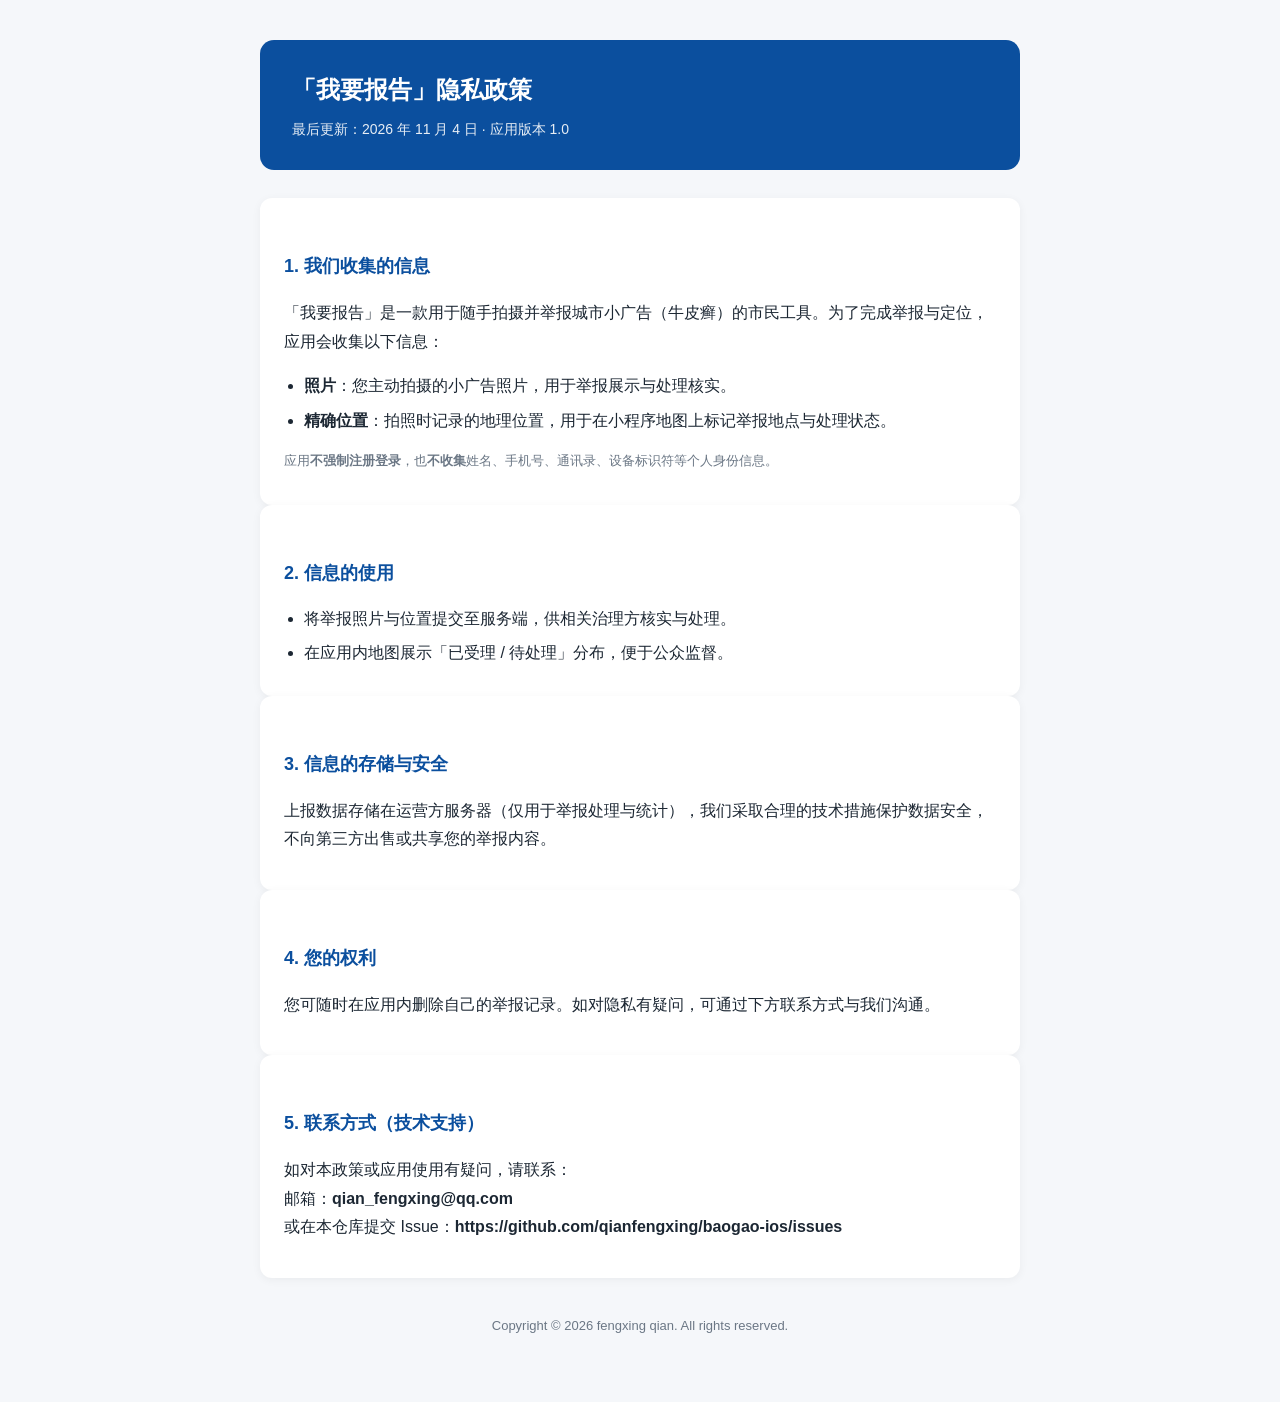
<file: docs/privacy.html>
<!DOCTYPE html>
<html lang="zh-CN">
<head>
<meta charset="UTF-8">
<meta name="viewport" content="width=device-width, initial-scale=1.0">
<title>我要报告 · 隐私政策</title>
<style>
  body{margin:0;font-family:-apple-system,BlinkMacSystemFont,"PingFang SC","Microsoft YaHei",sans-serif;
       color:#1c2733;background:#f5f7fa;line-height:1.8;}
  .wrap{max-width:760px;margin:0 auto;padding:40px 24px 64px;}
  header{background:#0B4F9E;color:#fff;border-radius:14px;padding:28px 32px;margin-bottom:28px;}
  header h1{margin:0 0 6px;font-size:24px;}
  header p{margin:0;opacity:.9;font-size:14px;}
  h2{font-size:18px;color:#0B4F9E;margin-top:32px;}
  .card{background:#fff;border-radius:12px;padding:20px 24px;box-shadow:0 2px 10px rgba(0,0,0,.05);}
  ul{margin:8px 0;padding-left:20px;}
  li{margin:6px 0;}
  .muted{color:#6b7785;font-size:13px;}
  footer{margin-top:36px;color:#6b7785;font-size:13px;text-align:center;}
</style>
</head>
<body>
<div class="wrap">
  <header>
    <h1>「我要报告」隐私政策</h1>
    <p>最后更新：2026 年 11 月 4 日 · 应用版本 1.0</p>
  </header>

  <div class="card">
    <h2>1. 我们收集的信息</h2>
    <p>「我要报告」是一款用于随手拍摄并举报城市小广告（牛皮癣）的市民工具。为了完成举报与定位，应用会收集以下信息：</p>
    <ul>
      <li><b>照片</b>：您主动拍摄的小广告照片，用于举报展示与处理核实。</li>
      <li><b>精确位置</b>：拍照时记录的地理位置，用于在小程序地图上标记举报地点与处理状态。</li>
    </ul>
    <p class="muted">应用<b>不强制注册登录</b>，也<b>不收集</b>姓名、手机号、通讯录、设备标识符等个人身份信息。</p>
  </div>

  <div class="card">
    <h2>2. 信息的使用</h2>
    <ul>
      <li>将举报照片与位置提交至服务端，供相关治理方核实与处理。</li>
      <li>在应用内地图展示「已受理 / 待处理」分布，便于公众监督。</li>
    </ul>
  </div>

  <div class="card">
    <h2>3. 信息的存储与安全</h2>
    <p>上报数据存储在运营方服务器（仅用于举报处理与统计），我们采取合理的技术措施保护数据安全，不向第三方出售或共享您的举报内容。</p>
  </div>

  <div class="card">
    <h2>4. 您的权利</h2>
    <p>您可随时在应用内删除自己的举报记录。如对隐私有疑问，可通过下方联系方式与我们沟通。</p>
  </div>

  <div class="card">
    <h2>5. 联系方式（技术支持）</h2>
    <p>如对本政策或应用使用有疑问，请联系：<br>
    邮箱：<b>qian_fengxing@qq.com</b><br>
    或在本仓库提交 Issue：<b>https://github.com/qianfengxing/baogao-ios/issues</b></p>
  </div>

  <footer>Copyright © 2026 fengxing qian. All rights reserved.</footer>
</div>
</body>
</html>
</file>
